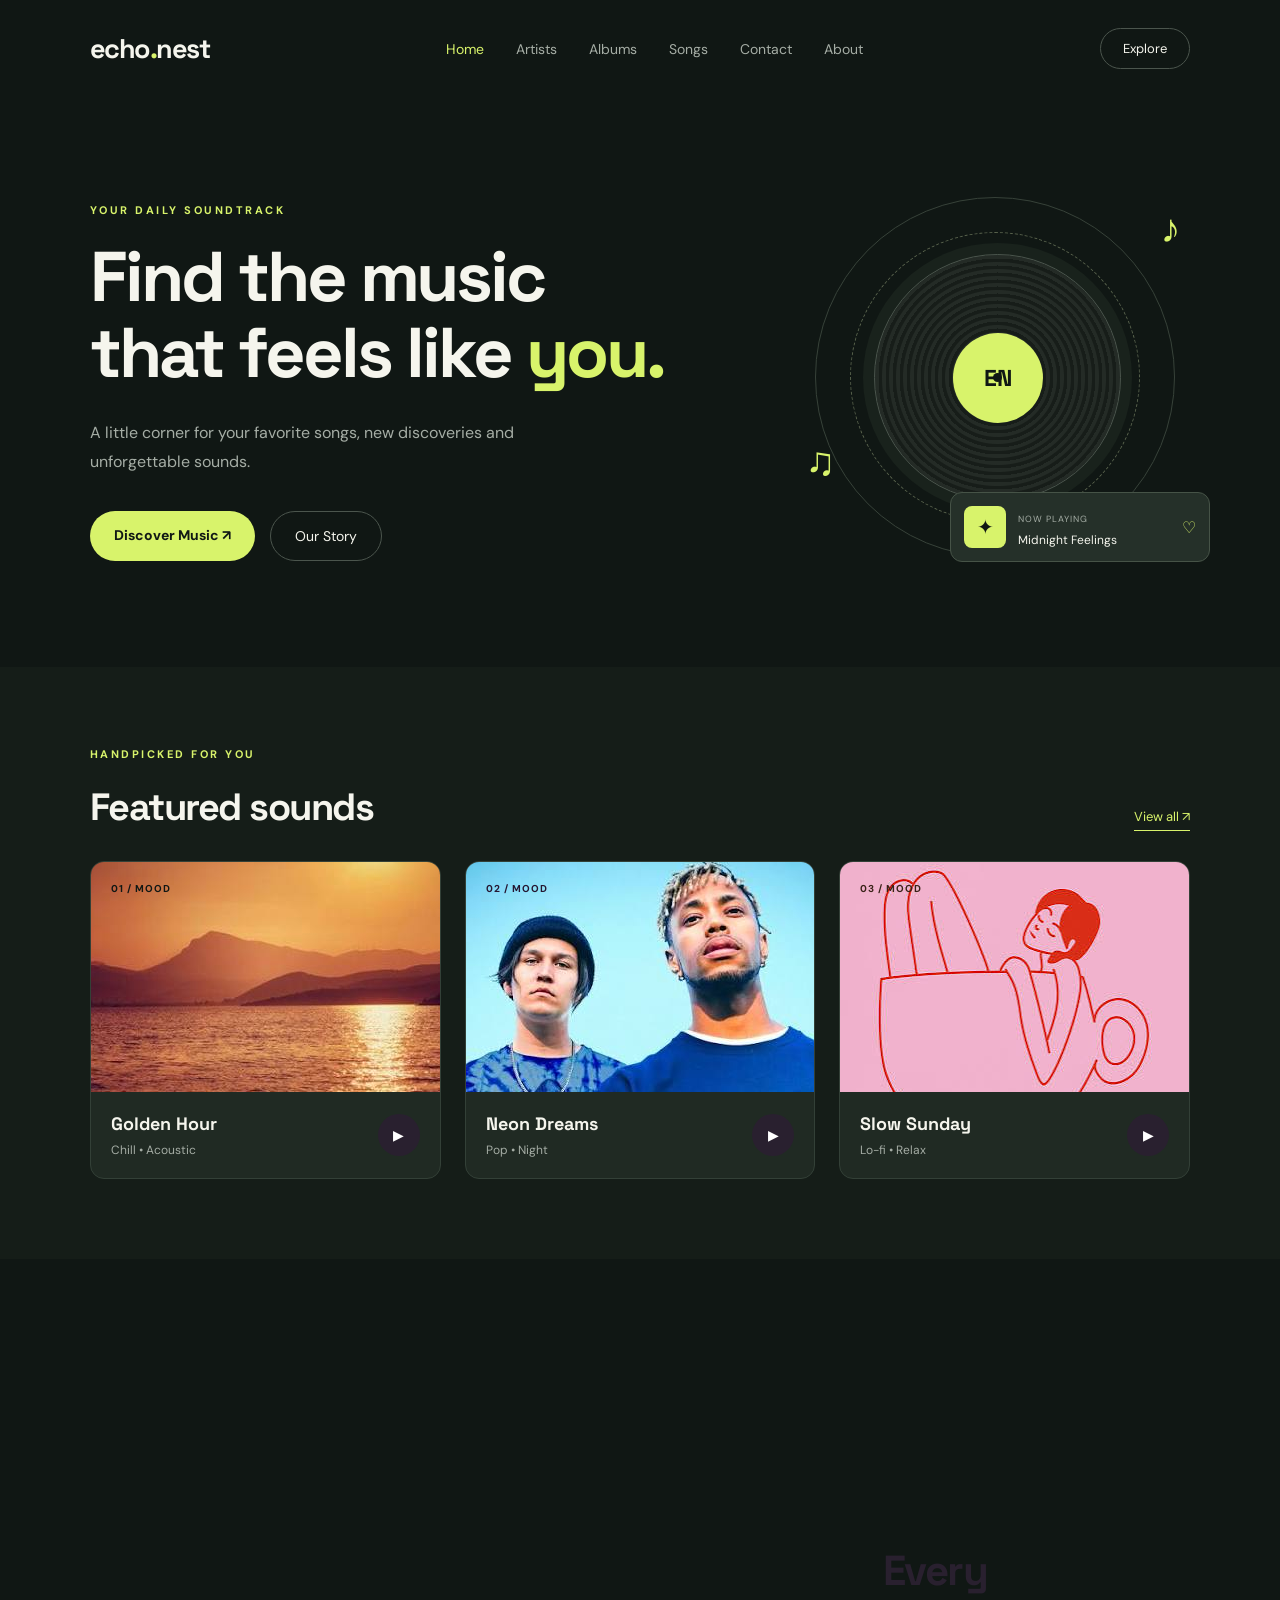
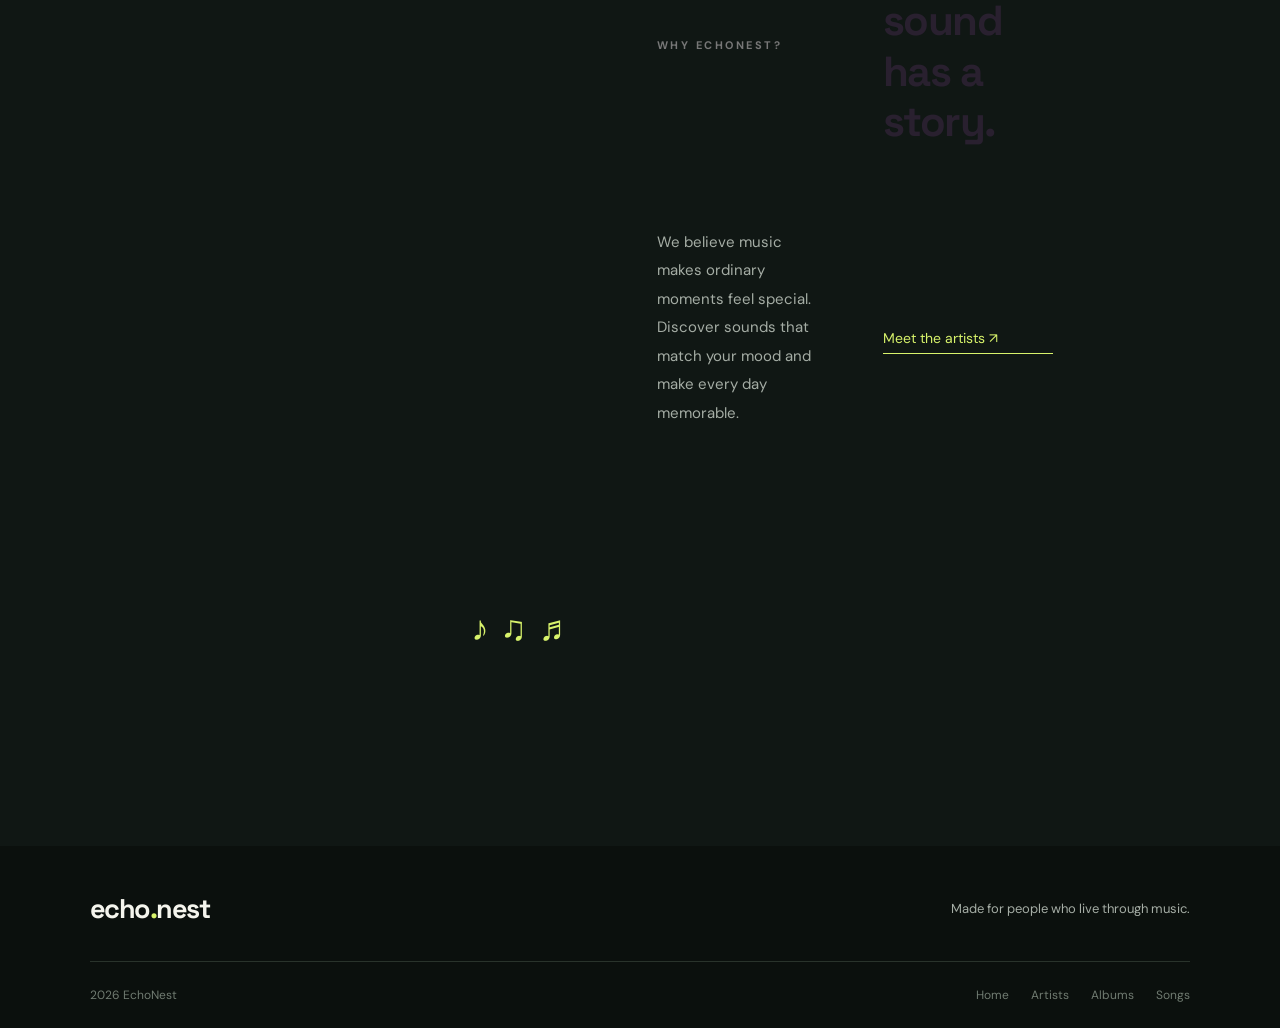
<file: M1html&css/index.html>
<!DOCTYPE html>
<html lang="en">
<head>
    <meta charset="UTF-8">
    <meta name="viewport" content="width=device-width, initial-scale=1.0">
    <title>EchoNest | Discover Your Sound</title>
    <link rel="stylesheet" href="style.css">
</head>
<body>
    <!-- Navigation -->
    <header class="navbar">
        <a href="index.html" class="logo">
            echo<span>.</span>nest
        </a>
        <nav class="nav-menu">
            <a href="index.html" class="active">Home</a>
            <a href="artists.html">Artists</a>
            <a href="albums.html">Albums</a>
            <a href="songs.html">Songs</a>
            <a href="contact.html">Contact</a>
            <a href="about.html">About</a>
        </nav>
        <a href="#featured" class="nav-button">
            Explore
        </a>
    </header>
    <!-- Hero Section -->
    <main>
        <section class="hero">
            <div class="hero-text">
                <p class="eyebrow">
                    YOUR DAILY SOUNDTRACK
                </p>
                <h1>
                    Find the music<br>
                    that feels like <span>you.</span>
                </h1>
                <p class="hero-description">
                    A little corner for your favorite songs,
                    new discoveries and unforgettable sounds.
                </p>
                <div class="hero-actions">
                    <a href="#featured" class="primary-button">
                        Discover Music ↗
                    </a>
                    <a href="#about" class="secondary-button">
                        Our Story
                    </a>
                </div>
            </div>
            <div class="hero-art">
                <div class="music-circle circle-one"></div>
                <div class="music-circle circle-two"></div>
                <div class="vinyl">
                    <div class="vinyl-label">
                        <span>EN</span>
                    </div>
                </div>
                <div class="floating-note note-one">♪</div>
                <div class="floating-note note-two">♫</div>
                <div class="now-playing">
                    <div class="mini-cover">✦</div>
                    <div>
                        <small>NOW PLAYING</small>
                        <p>Midnight Feelings</p>
                    </div>
                    <span>♡</span>
                </div>
            </div>
        </section>
        <!-- Featured Section -->
        <section class="featured" id="featured">
            <div class="section-heading">
                <div>
                    <p class="eyebrow">HANDPICKED FOR YOU</p>
                    <h2>Featured sounds</h2>
                </div>
                <a href="songs.html" class="view-all">
                    View all ↗
                </a>
            </div>
            <div class="music-grid">
                <article class="music-card">
                    <div class="cover cover-one">
                        <span class="cover-symbol"><img src="images-4.jpeg"></span>
                        <small>01 / MOOD</small>
                    </div>
                    <div class="card-info">
                        <div>
                            <h3>Golden Hour</h3>
                            <p>Chill • Acoustic</p>
                        </div>
                        <a href="https://www.youtube.com/results?search_query=golden+hour+music"
                           target="_blank"
                           class="play-button">
                            ▶
                        </a>
                    </div>
                </article>
                <article class="music-card">
                    <div class="cover cover-two">
                        <span class="cover-symbol"><img src="images-5.jpeg"></span>
                        <small>02 / MOOD</small>

                    </div>

                    <div class="card-info">

                        <div>

                            <h3>Neon Dreams</h3>

                            <p>Pop • Night</p>

                            </div>
                        <a href="https://www.youtube.com/results?search_query=neon+dreams+music"
                           target="_blank"
                           class="play-button">
                            ▶
                        </a>
                    </div>
                </article>
                <article class="music-card">
                    <div class="cover cover-three">
                        <span class="cover-symbol"><img src="images-6.jpeg"></span>
                        <small>03 / MOOD</small>
                    </div>
                    <div class="card-info">
                        <div>
                            <h3>Slow Sunday</h3>
                            <p>Lo-fi • Relax</p>
                        </div>
                        <a href="https://www.youtube.com/results?search_query=slow+sunday+lofi"
                           target="_blank"
                           class="play-button">
                            ▶
                        </a>
                    </div>
                </article>
            </div>
        </section>
        <!-- About Section -->
        <section class="about-section" id="about">
            <div class="about-number">
                
            </div>
            <div class="about-content">
                <p class="eyebrow">WHY ECHONEST?</p>
                <h2>
                  Every sound<br>
                    has a story.
                </h2>
                <p>
                    We believe music makes ordinary moments
                    feel special. Discover sounds that match
                    your mood and make every day memorable.
                </p>
                <a href="artists.html" class="text-link">
                    Meet the artists ↗
                </a>
            </div>
            <div class="about-decoration">
                <span>♪</span>
                <span>♫</span>
                <span>♬</span>
            </div>
        </section>
    </main>
    <!-- Footer -->
    <footer class="footer">
        <div class="footer-top">
            <a href="index.html" class="logo">
                echo<span>.</span>nest
            </a>
            <p>
                Made for people who live through music.
            </p>
        </div>
        <div class="footer-bottom">
            <p>2026 EchoNest</p>
            <div>
                <a href="index.html">Home</a>
                <a href="artists.html">Artists</a>
                <a href="albums.html">Albums</a>
                <a href="songs.html">Songs</a>
            </div>
        </div>
    </footer>
</body>
</html>
</file>
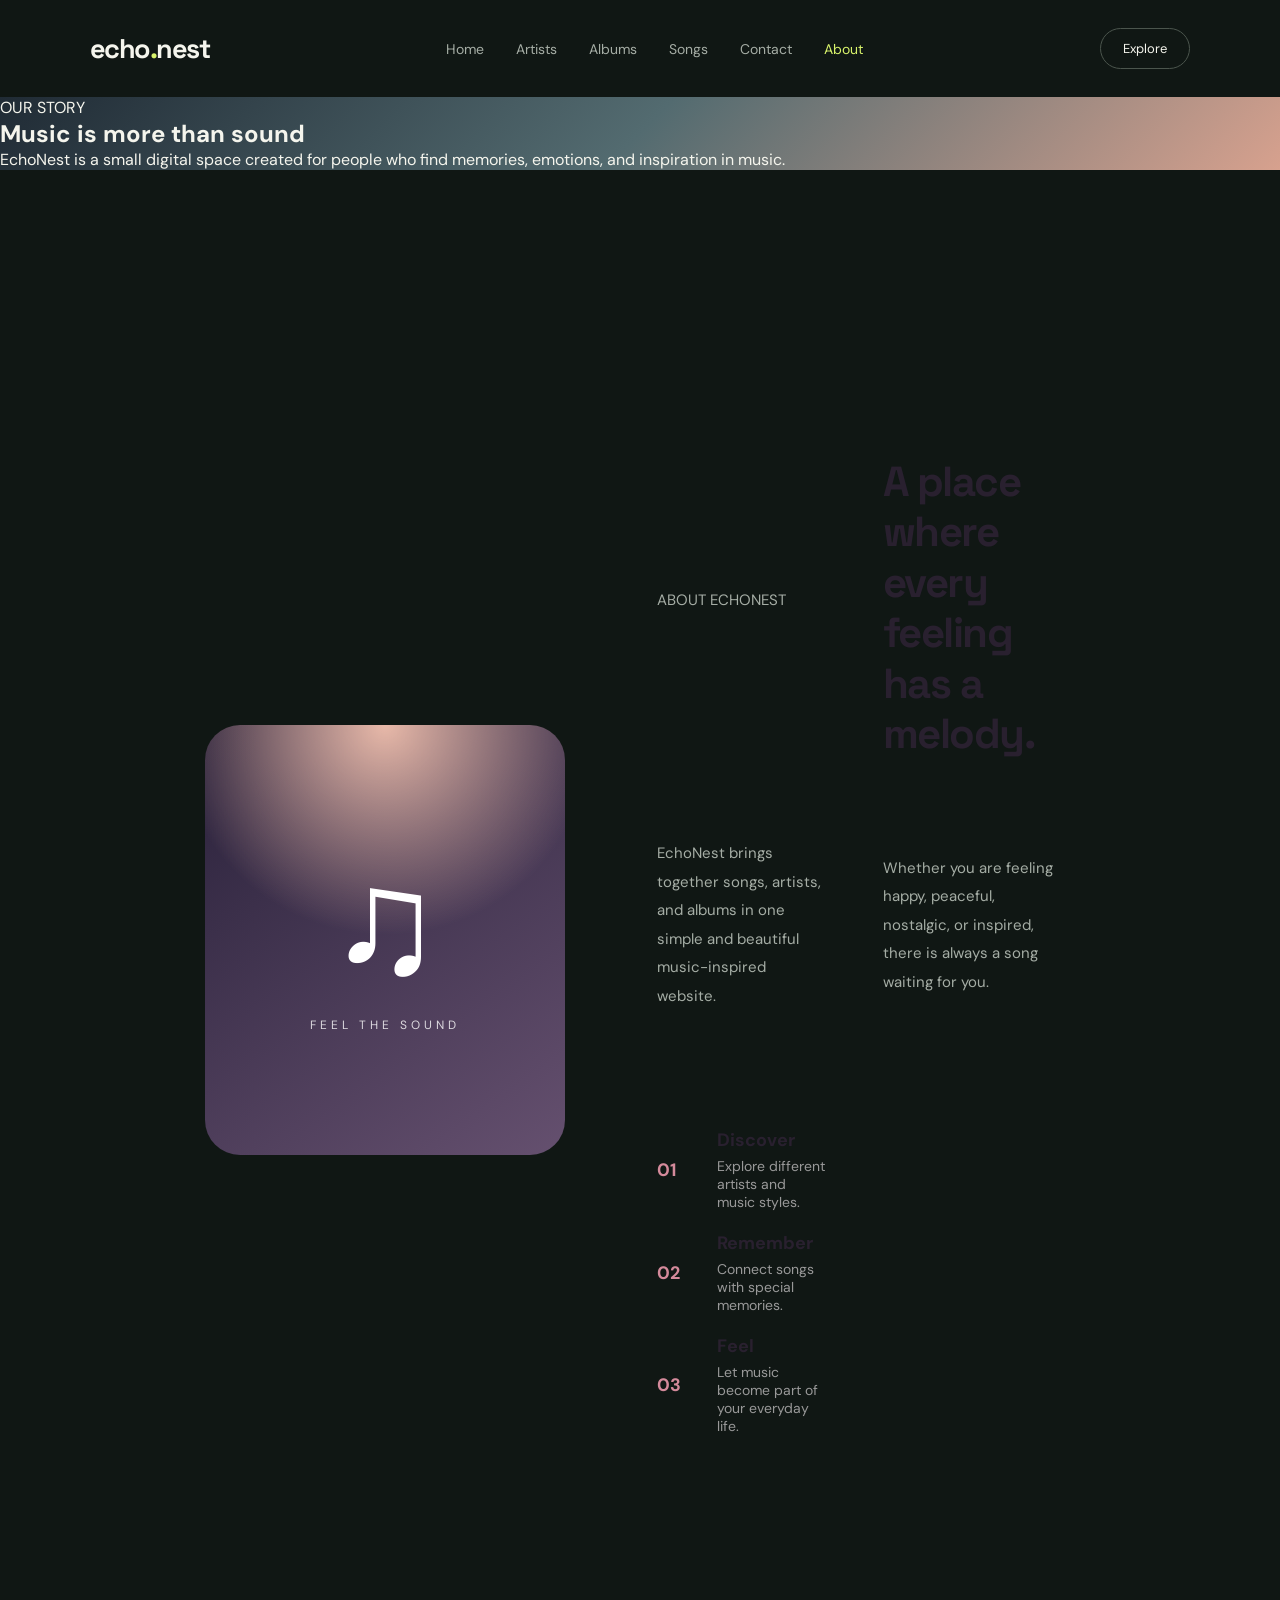
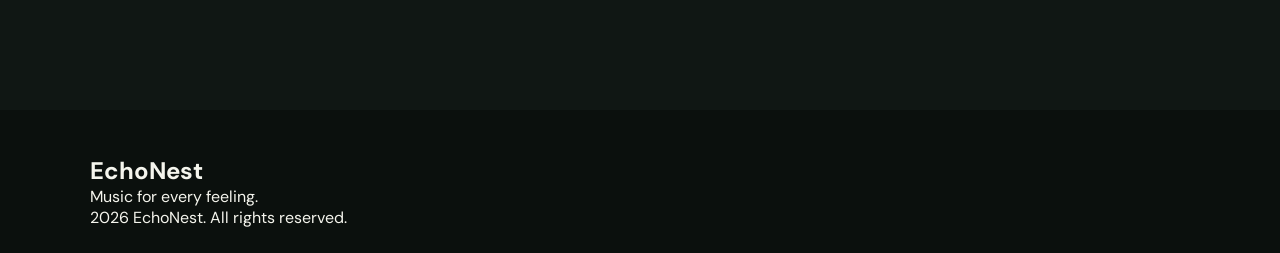
<file: M1html&css/about.html>
<!DOCTYPE html>

<html lang="en">

<head>

  <meta charset="UTF-8">

  <meta name="viewport" content="width=device-width, initial-scale=1.0">

  <title>EchoNest | About</title>

  <link rel="stylesheet" href="style.css">

</head>

<body>

   <header class="navbar">
        <a href="index.html" class="logo">
            echo<span>.</span>nest
        </a>
        <nav class="nav-menu">
            <a href="index.html">Home</a>
            <a href="artists.html">Artists</a>
            <a href="albums.html">Albums</a>
            <a href="songs.html">Songs</a>
            <a href="contact.html">Contact</a>
            <a href="about.html" class="active">About</a>
        </nav>
        <a href="#featured" class="nav-button">
            Explore
        </a>
    </header>
  <main>

    <section class="page-hero about-hero">

      <p class="small-title">OUR STORY</p>

      <h1>Music is more than sound</h1>

      <p>

        EchoNest is a small digital space created for people

        who find memories, emotions, and inspiration in music.

      </p>

    </section>

    <section class="about-section">

      <div class="about-image">

        <div class="music-symbol">♫</div>

        <p>Feel the sound</p>

      </div>

      <div class="about-content">

        <p class="small-title">ABOUT ECHONEST</p>

        <h2>A place where every feeling has a melody.</h2>

        <p>

          EchoNest brings together songs, artists, and albums

          in one simple and beautiful music-inspired website.

        </p>

        <p>

          Whether you are feeling happy, peaceful, nostalgic,

          or inspired, there is always a song waiting for you.

        </p>

        <div class="about-points">

          <div>

            <span>01</span>

            <h3>Discover</h3>

            <p>Explore different artists and music styles.</p>

          </div>

          <div>

            <span>02</span>

            <h3>Remember</h3>

            <p>Connect songs with special memories.</p>

          </div>

          <div>

            <span>03</span>

            <h3>Feel</h3>

            <p>Let music become part of your everyday life.</p>

          </div>

        </div>

      </div>

    </section>

  </main>

  <footer class="footer">

    <h2>EchoNest</h2>

    <p>Music for every feeling.</p>

    <p class="copyright">2026 EchoNest. All rights reserved.</p>

  </footer>

</body>

</html>
</file>
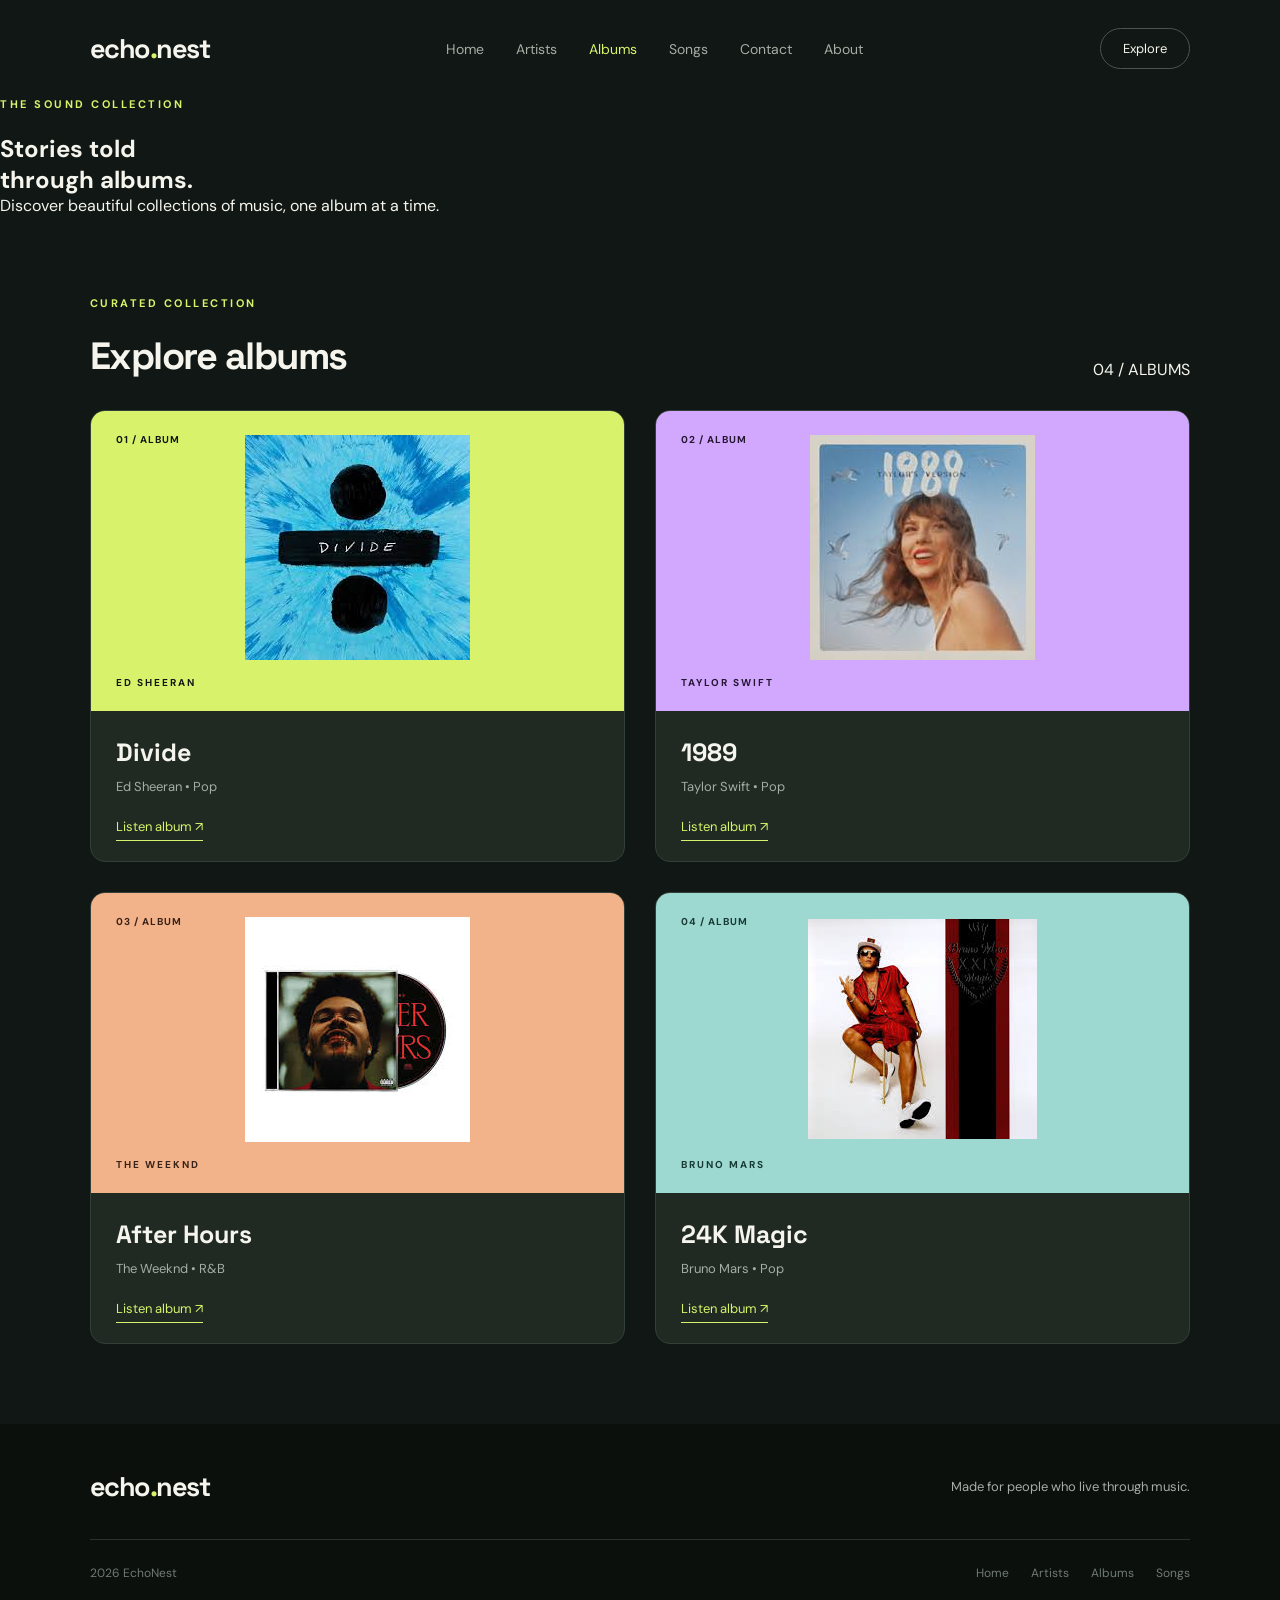
<file: M1html&css/albums.html>
<!DOCTYPE html>

<html lang="en">

<head>

    <meta charset="UTF-8">

    <meta name="viewport" content="width=device-width, initial-scale=1.0">

    <title>EchoNest | Albums</title>

    <link rel="stylesheet" href="style.css">

</head>

<body>

    <!-- Navigation -->

   <header class="navbar">
        <a href="index.html" class="logo">
            echo<span>.</span>nest
        </a>
        <nav class="nav-menu">
            <a href="index.html">Home</a>
            <a href="artists.html">Artists</a>
            <a href="albums.html" class="active">Albums</a>
            <a href="songs.html">Songs</a>
            <a href="contact.html">Contact</a>
            <a href="about.html">About</a>
        </nav>
        <a href="#featured" class="nav-button">
            Explore
        </a>
    </header>
    <!-- Albums Hero -->

    <section class="page-hero">

        <p class="eyebrow">THE SOUND COLLECTION</p>

        <h1>

            Stories told<br>

            through <span>albums.</span>

        </h1>

        <p>

            Discover beautiful collections of music,

            one album at a time.

        </p>

    </section>

    <!-- Albums -->

    <main class="albums-page">

        <div class="section-heading">

            <div>

                <p class="eyebrow">CURATED COLLECTION</p>

                <h2>Explore albums</h2>

            </div>

            <p class="artist-count">04 / ALBUMS</p>

        </div>

        <div class="album-grid">

            <article class="album-card">

                <div class="album-cover album-cover-one">

                    <small>01 / ALBUM</small>

                    <span><img src="Unknown.jpeg"></span>

                    <strong>÷</strong>

                    <p>ED SHEERAN</p>

                </div>

                <div class="album-info">

                    <h3>Divide</h3>

                    <p>Ed Sheeran • Pop</p>

                    <a href="https://www.youtube.com/results?search_query=Ed+Sheeran+Divide+album"

                       target="_blank">

                        Listen album ↗

                    </a>

                </div>

            </article>

            <article class="album-card">

                <div class="album-cover album-cover-two">

                    <small>02 / ALBUM</small>

                    <span><img src="Unknown-1.jpeg"></span>

                    <p>TAYLOR SWIFT</p>

                </div>

                <div class="album-info">

                    <h3>1989</h3>

                    <p>Taylor Swift • Pop</p>

                    <a href="https://www.youtube.com/results?search_query=Taylor+Swift+1989+album"

                       target="_blank">

                        Listen album ↗

                    </a>

                </div>

            </article>

            <article class="album-card">

                <div class="album-cover album-cover-three">

                    <small>03 / ALBUM</small>

                    <span><img src="Unknown-2.jpeg"></span>

                    <p>THE WEEKND</p>

                </div>

                <div class="album-info">

                    <h3>After Hours</h3>

                    <p>The Weeknd • R&B</p>

                    <a href="https://www.youtube.com/results?search_query=The+Weeknd+After+Hours+album"

                       target="_blank">

                        Listen album ↗

                    </a>

                </div>

            </article>

            <article class="album-card">

                <div class="album-cover album-cover-four">

                    <small>04 / ALBUM</small>

                    <span><img src="Unknown-3.jpeg"></span>

                    <p>BRUNO MARS</p>

                </div>

                <div class="album-info">

                    <h3>24K Magic</h3>

                    <p>Bruno Mars • Pop</p>

                    <a href="https://www.youtube.com/results?search_query=Bruno+Mars+24K+Magic+album"

                       target="_blank">

                        Listen album ↗

                    </a>

                </div>

            </article>

        </div>

    </main>

    <!-- Footer -->

    <footer class="footer">

        <div class="footer-top">

            <a href="index.html" class="logo">

                echo<span>.</span>nest

            </a>

            <p>

                Made for people who live through music.

            </p>

        </div>

        <div class="footer-bottom">

            <p>2026 EchoNest</p>

            <div>

                <a href="index.html">Home</a>

                <a href="artists.html">Artists</a>

                <a href="albums.html">Albums</a>

                <a href="songs.html">Songs</a>

            </div>

        </div>

    </footer>

</body>

</html>
</file>
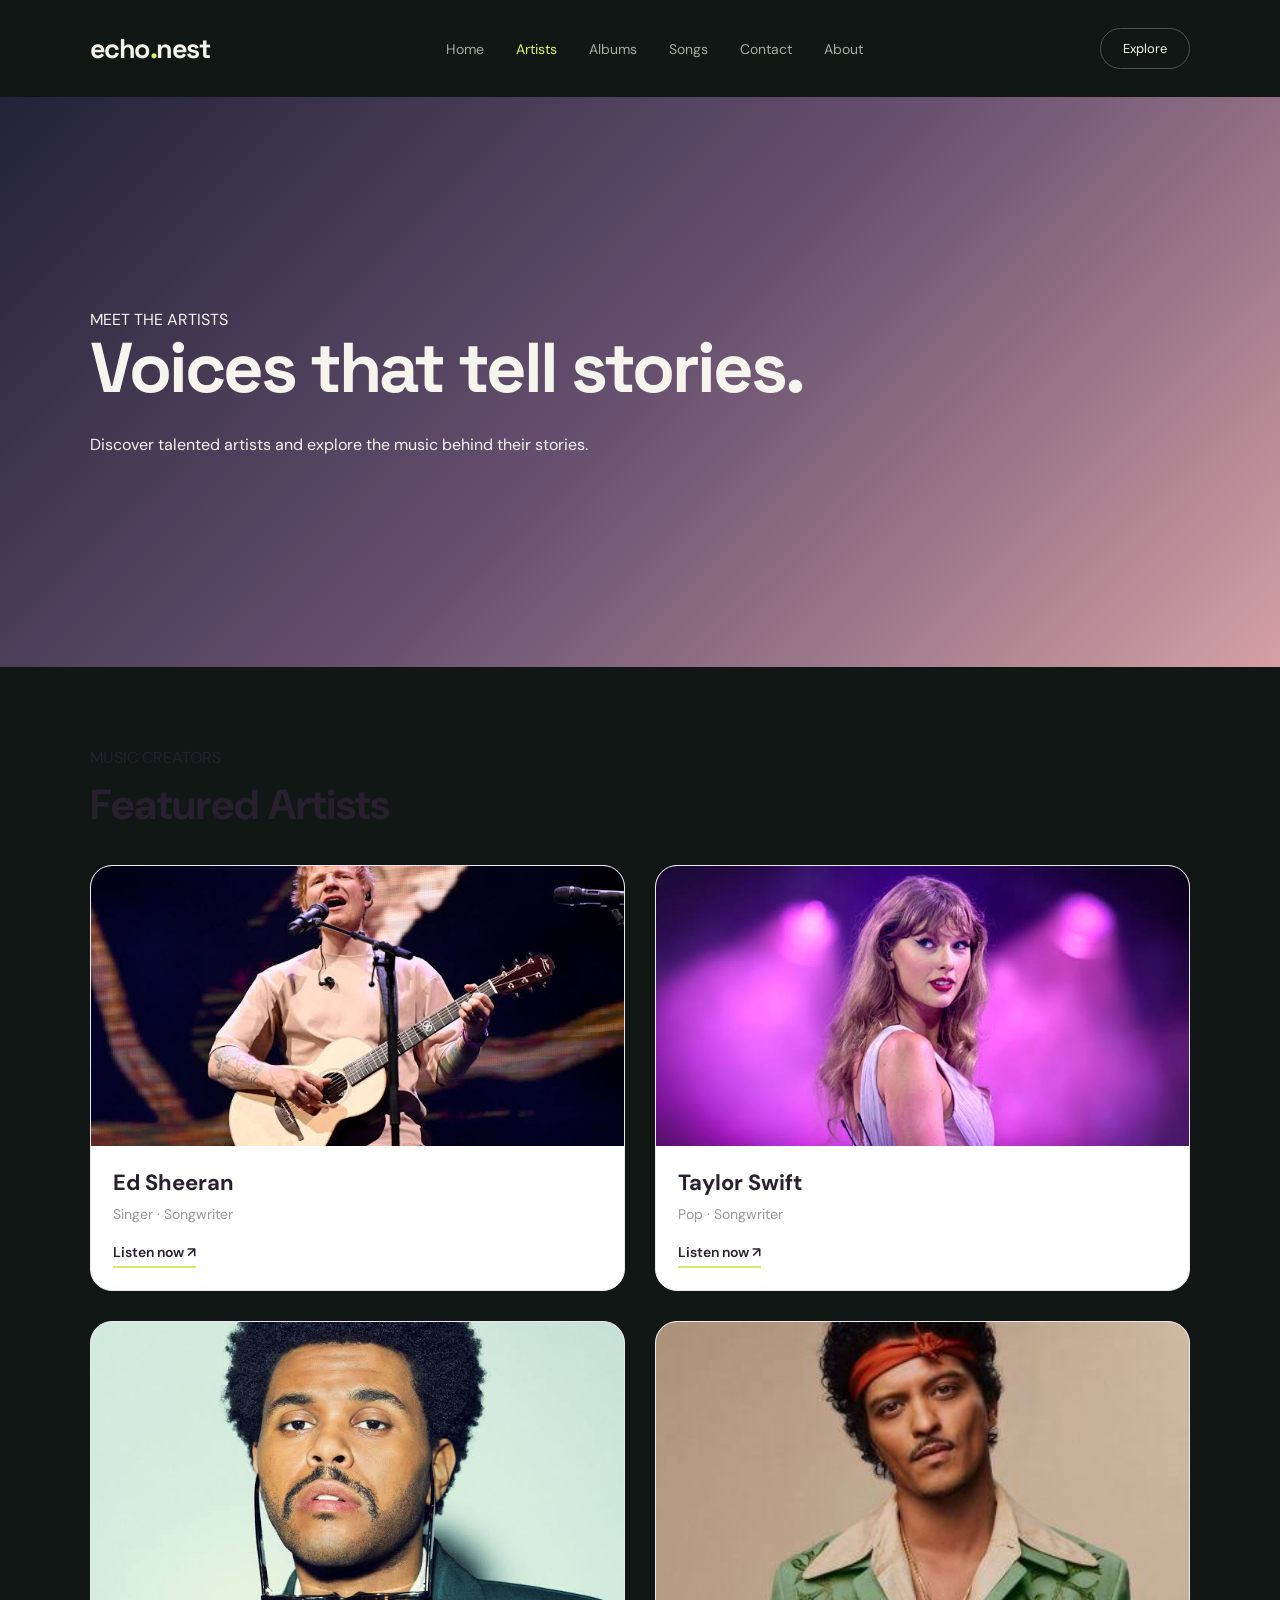
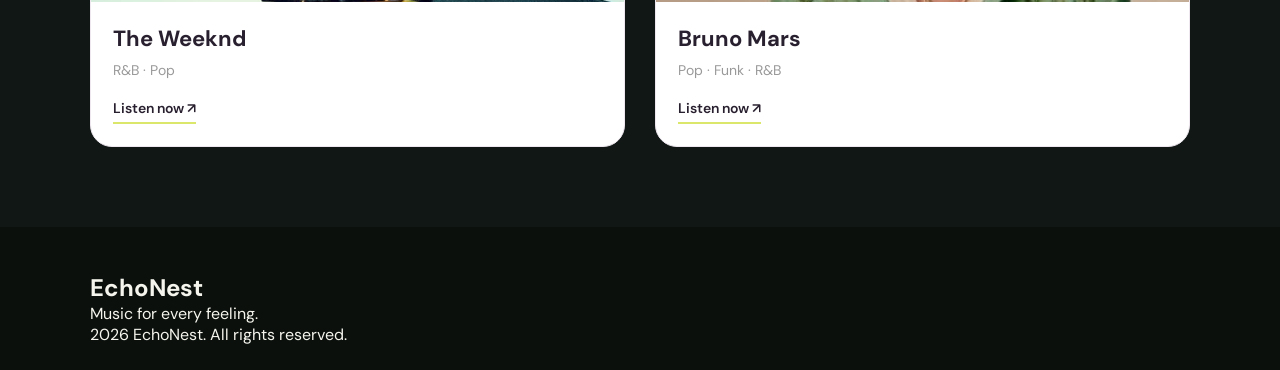
<file: M1html&css/artists.html>
<!DOCTYPE html>

<html lang="en">

<head>

  <meta charset="UTF-8">

  <meta name="viewport" content="width=device-width, initial-scale=1.0">

  <title>EchoNest | Artists</title>

  <link rel="stylesheet" href="style.css">

</head>

<body>

 <header class="navbar">
        <a href="index.html" class="logo">
            echo<span>.</span>nest
        </a>
        <nav class="nav-menu">
            <a href="index.html">Home</a>
            <a href="artists.html" class="active">Artists</a>
            <a href="albums.html">Albums</a>
            <a href="songs.html">Songs</a>
            <a href="contact.html">Contact</a>
            <a href="about.html">About</a>
        </nav>
        <a href="#featured" class="nav-button">
            Explore
        </a>
    </header>
  <section class="hero artists-hero">

    <div class="hero-content">

      <p class="small-title">MEET THE ARTISTS</p>

      <h1>Voices that tell stories.</h1>

      <p>

        Discover talented artists and explore

        the music behind their stories.

      </p>

    </div>

  </section>

  <section class="artists-section">

    <div class="artists-heading">

      <p class="small-title">MUSIC CREATORS</p>

      <h2>Featured Artists</h2>

    </div>

    <div class="artists-grid">

      <article class="artist-card">

        <div class="artist-image">

          <img

            src="images.jpeg"

            alt="Ed Sheeran"

          >

        </div>

        <div class="artist-info">

          <h3>Ed Sheeran</h3>

          <p>Singer · Songwriter</p>

          <a

            href="https://www.youtube.com/results?search_query=Ed+Sheeran"

            target="_blank"

            class="artist-link"

          >

            Listen now ↗

          </a>

        </div>

      </article>

      <article class="artist-card">

        <div class="artist-image">

          <img

            src="images-1.jpeg"

            alt="Taylor Swift"

          >

        </div>

        <div class="artist-info">

          <h3>Taylor Swift</h3>

          <p>Pop · Songwriter</p>

          <a

            href="https://www.youtube.com/results?search_query=Taylor+Swift"

            target="_blank"

            class="artist-link"

          >

            Listen now ↗

          </a>

        </div>

      </article>

      <article class="artist-card">

        <div class="artist-image">

          <img

            src="images-2.jpeg"

            alt="The Weeknd"

          >

        </div>

        <div class="artist-info">

          <h3>The Weeknd</h3>

          <p>R&B · Pop</p>

          <a

            href="https://www.youtube.com/results?search_query=The+Weeknd"

            target="_blank"

            class="artist-link"

          >

            Listen now ↗

          </a>

        </div>

      </article>

      <article class="artist-card">

        <div class="artist-image">

          <img

            src="images-3.jpeg"

            alt="Bruno Mars"

          >

        </div>

        <div class="artist-info">

          <h3>Bruno Mars</h3>

          <p>Pop · Funk · R&B</p>

          <a

            href="https://www.youtube.com/results?search_query=Bruno+Mars"

            target="_blank"

            class="artist-link"

          >

            Listen now ↗

          </a>

        </div>

      </article>

    </div>

  </section>

  <footer class="footer">

    <h2>EchoNest</h2>

    <p>Music for every feeling.</p>

    <p class="copyright">2026 EchoNest. All rights reserved.</p>

  </footer>

</body>

</html>
</file>
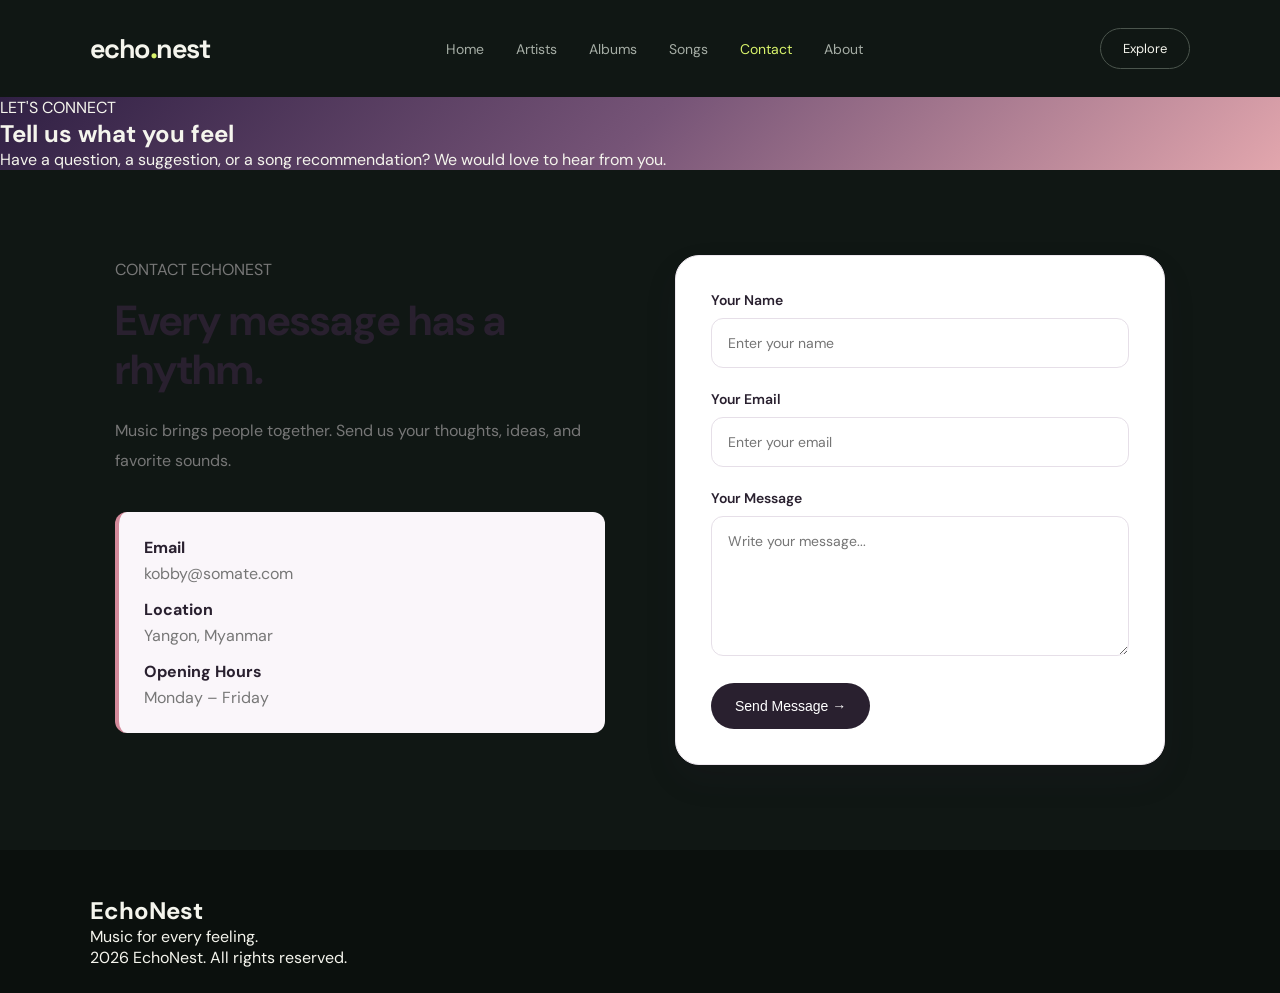
<file: M1html&css/contact.html>
<!DOCTYPE html>

<html lang="en">

<head>

  <meta charset="UTF-8">

  <meta name="viewport" content="width=device-width, initial-scale=1.0">

  <title>EchoNest | Contact</title>

  <link rel="stylesheet" href="style.css">

</head>

<body>

 <header class="navbar">
        <a href="index.html" class="logo">
            echo<span>.</span>nest
        </a>
        <nav class="nav-menu">
            <a href="index.html">Home</a>
            <a href="artists.html">Artists</a>
            <a href="albums.html">Albums</a>
            <a href="songs.html">Songs</a>
            <a href="contact.html" class="active">Contact</a>
            <a href="about.html">About</a>
        </nav>
        <a href="#featured" class="nav-button">
            Explore
        </a>
    </header>
  <main>

    <section class="page-hero contact-hero">

      <p class="small-title">LET'S CONNECT</p>

      <h1>Tell us what you feel</h1>

      <p>

        Have a question, a suggestion, or a song recommendation?

        We would love to hear from you.

      </p>

    </section>

    <section class="contact-section">

      <div class="contact-text">

        <p class="small-title">CONTACT ECHONEST</p>

        <h2>Every message has a rhythm.</h2>

        <p>

          Music brings people together. Send us your thoughts,

          ideas, and favorite sounds.

        </p>

        <div class="contact-details">

          <p><strong>Email</strong> kobby@somate.com</p>

          <p><strong>Location</strong> Yangon, Myanmar</p>

          <p><strong>Opening Hours</strong> Monday – Friday</p>

        </div>

      </div>

      <form class="contact-form">

        <label for="name">Your Name</label>

        <input

          type="text"

          id="name"

          placeholder="Enter your name"

          required

        >

        <label for="email">Your Email</label>

        <input

          type="email"

          id="email"

          placeholder="Enter your email"

          required

        >

        <label for="message">Your Message</label>

        <textarea

          id="message"

          rows="6"

          placeholder="Write your message..."

          required

        ></textarea>

        <button type="submit">Send Message →</button>

      </form>

    </section>

  </main>

  <footer class="footer">

    <h2>EchoNest</h2>

    <p>Music for every feeling.</p>

    <p class="copyright">2026 EchoNest. All rights reserved.</p>

  </footer>

</body>

</html>
</file>
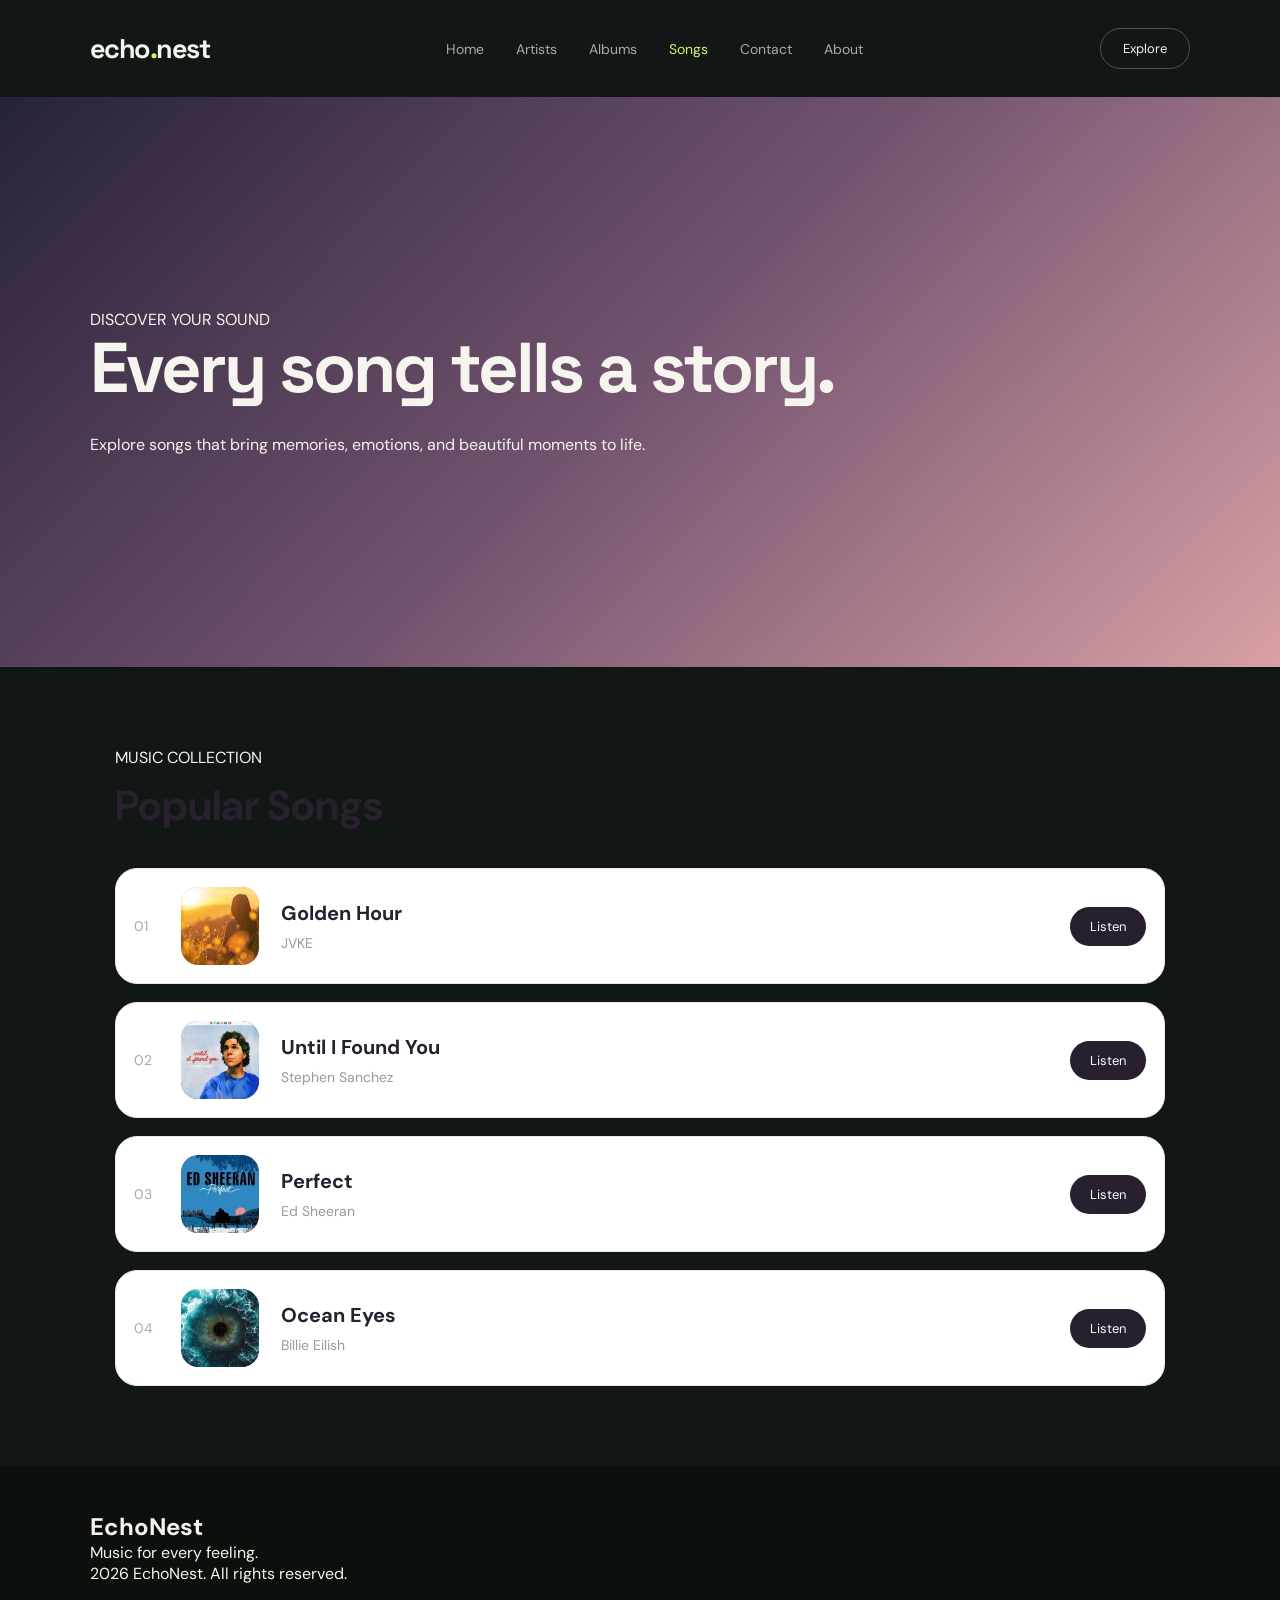
<file: M1html&css/songs.html>
<!DOCTYPE html>

<html lang="en">

<head>

  <meta charset="UTF-8">

  <meta name="viewport" content="width=device-width, initial-scale=1.0">

  <title>EchoNest | Songs</title>

  <link rel="stylesheet" href="style.css">

</head>

<body>

  <header class="navbar">
        <a href="index.html" class="logo">
            echo<span>.</span>nest
        </a>
        <nav class="nav-menu">
            <a href="index.html">Home</a>
            <a href="artists.html">Artists</a>
            <a href="albums.html">Albums</a>
            <a href="songs.html" class="active">Songs</a>
            <a href="contact.html">Contact</a>
            <a href="about.html">About</a>
        </nav>
        <a href="#featured" class="nav-button">
            Explore
        </a>
    </header>

  <section class="hero songs-hero">

    <div class="hero-content">

      <p class="small-title">DISCOVER YOUR SOUND</p>

      <h1>Every song tells a story.</h1>

      <p>

        Explore songs that bring memories,

        emotions, and beautiful moments to life.

      </p>

    </div>

  </section>

  <section class="songs-section">

    <div class="section-title">

      <p class="small-title">MUSIC COLLECTION</p>

      <h2>Popular Songs</h2>

    </div>

    <div class="songs-container">

      <div class="song-item">

        <div class="song-number">01</div>

        <div class="song-image song-one">

          <span><img src="1.jpeg" alt="Song Image"></span>

        </div>

        <div class="song-details">

          <h3>Golden Hour</h3>

          <p>JVKE</p>

        </div>

        <a

          href="https://www.youtube.com/results?search_query=JVKE+Golden+Hour"

          target="_blank"

          class="song-button"

        >

          Listen

        </a>

      </div>

      <div class="song-item">

        <div class="song-number">02</div>

        <div class="song-image song-two">

          <span><img src="2.jpeg" alt="Song Image"></span>

        </div>

        <div class="song-details">

          <h3>Until I Found You</h3>

          <p>Stephen Sanchez</p>

        </div>

        <a

          href="https://www.youtube.com/results?search_query=Stephen+Sanchez+Until+I+Found+You"

          target="_blank"

          class="song-button"

        >

          Listen

        </a>

      </div>

      <div class="song-item">

        <div class="song-number">03</div>

        <div class="song-image song-three">

          <span><img src="3.jpeg" alt="Song Image"></span>

        </div>

        <div class="song-details">

          <h3>Perfect</h3>

          <p>Ed Sheeran</p>

        </div>

        <a

          href="https://www.youtube.com/results?search_query=Ed+Sheeran+Perfect"

          target="_blank"

          class="song-button"

        >

          Listen

        </a>

      </div>

      <div class="song-item">

        <div class="song-number">04</div>

        <div class="song-image song-four">

          <span><img src="4.jpeg" alt="Song Image"></span>

        </div>

        <div class="song-details">

          <h3>Ocean Eyes</h3>

          <p>Billie Eilish</p>

        </div>

        <a

          href="https://www.youtube.com/results?search_query=Billie+Eilish+Ocean+Eyes"

          target="_blank"

          class="song-button"

        >

          Listen

        </a>

      </div>

    </div>

  </section>

  <footer class="footer">

    <h2>EchoNest</h2>

    <p>Music for every feeling.</p>

    <p class="copyright">2026 EchoNest. All rights reserved.</p>

  </footer>

</body>

</html>
</file>
<file: M1html&css/style.css>
@import url('https://fonts.googleapis.com/css2?family=DM+Sans:wght@400;500;600;700&family=Space+Grotesk:wght@400;500;600;700&display=swap');
/* RESET */
* {
    margin: 0;
    padding: 0;
    box-sizing: border-box;
}
html {
    scroll-behavior: smooth;
}
body {
    font-family: 'DM Sans', sans-serif;
    background-color: #101714;
    color: #f5f5ed;
}
a {
    text-decoration: none;
    color: inherit;
}
/* NAVIGATION */
.navbar {
    width: 100%;
    padding: 28px 7%;
    display: flex;
    align-items: center;
    justify-content: space-between;
    gap: 30px;
    background-color: #101714;
}
.logo {
    font-family: 'Space Grotesk', sans-serif;
    font-size: 27px;
    font-weight: 700;
    letter-spacing: -1.5px;
}
.logo span {
    color: #d8f36b;
}
.nav-menu {
    display: flex;
    gap: 32px;
}
.nav-menu a {
    color: #a5ada5;
    font-size: 14px;
    transition: 0.3s;
}
.nav-menu a:hover,
.nav-menu a.active {
    color: #d8f36b;
}
.nav-button {
    border: 1px solid #4b554d;
    padding: 11px 22px;
    border-radius: 30px;
    font-size: 13px;
    transition: 0.3s;
}
.nav-button:hover {
    background-color: #d8f36b;
    color: #101714;
}
/* HERO */
.hero {
    min-height: 570px;
    padding: 70px 7%;
    display: flex;
    align-items: center;
    justify-content: space-between;
    gap: 60px;
    overflow: hidden;
}
.hero-text {
    max-width: 600px;
}
.eyebrow {
    color: #d8f36b;
    font-size: 11px;
    font-weight: 700;
    letter-spacing: 2.5px;
    margin-bottom: 22px;
}
.hero h1 {
    font-family: 'Space Grotesk', sans-serif;
    font-size: clamp(42px, 5.5vw, 76px);
    line-height: 1.08;
    letter-spacing: -3px;
    margin-bottom: 28px;
}
.hero h1 span {
    color: #d8f36b;
}
.hero-description {
    color: #a5ada5;
    font-size: 16px;
    line-height: 1.8;
    max-width: 430px;
}
.hero-actions {
    display: flex;
    gap: 15px;

    margin-top: 35px;

    flex-wrap: wrap;

}

.primary-button {

    background-color: #d8f36b;

    color: #101714;

    padding: 15px 24px;

    border-radius: 30px;

    font-size: 14px;

    font-weight: 700;

    transition: 0.3s;

}

.primary-button:hover {

    background-color: #ffffff;

}

.secondary-button {

    border: 1px solid #4b554d;

    padding: 15px 24px;

    border-radius: 30px;

    font-size: 14px;

    transition: 0.3s;

}

.secondary-button:hover {

    border-color: #d8f36b;

    color: #d8f36b;

}

/* HERO ART */

.hero-art {

    width: 390px;

    height: 390px;

    position: relative;

    flex-shrink: 0;

}

.music-circle {

    position: absolute;

    border-radius: 50%;

}

.circle-one {

    width: 360px;

    height: 360px;

    top: 10px;

    left: 15px;

    border: 1px solid #374239;

}

.circle-two {

    width: 290px;

    height: 290px;

    top: 45px;

    left: 50px;

    border: 1px dashed #59634d;

}

.vinyl {

    width: 245px;

    height: 245px;

    position: absolute;

    top: 68px;

    left: 75px;

    border-radius: 50%;

    background: repeating-radial-gradient(

        circle,

        #242b26 0px,

        #242b26 3px,

        #171d19 4px,

        #171d19 7px

    );

    box-shadow: 0 0 0 12px #19221c;

    display: flex;

    justify-content: center;

    align-items: center;

}

.vinyl::before {

    content: "";

    position: absolute;

    width: 100%;

    height: 100%;

    border-radius: 50%;

    border: 1px solid #4b554d;

}

.vinyl-label {

    width: 90px;

    height: 90px;

    border-radius: 50%;

    background-color: #d8f36b;

    color: #101714;

    display: flex;

    justify-content: center;

    align-items: center;

    font-family: 'Space Grotesk', sans-serif;

    font-weight: 700;

    font-size: 23px;

}

.vinyl-label::after {

    content: "";

    position: absolute;

    width: 9px;

    height: 9px;

    background-color: #101714;

    border-radius: 50%;

}

.floating-note {

    position: absolute;

    color: #d8f36b;

    font-size: 40px;

}

.note-one {

    top: 15px;

    right:10px;}

.note-two {
    bottom: 90px;
    left: 5px;
}
.now-playing {
    position: absolute;
    bottom: 15px;
    right: -20px;
    width: 260px;
    padding: 13px;
    background-color: #253029;
    border: 1px solid #465347;
    border-radius: 12px;
    display: flex;
    align-items: center;
    gap: 12px;
}
.mini-cover {
    width: 42px;
    height: 42px;
    background-color: #d8f36b;
    color: #101714;
    border-radius: 8px;
    display: flex;
    align-items: center;
    justify-content: center;
    font-size: 20px;
}
.now-playing small {
    font-size: 9px;
    color: #a5ada5;
    letter-spacing: 1px;
}
.now-playing p {
    font-size: 12px;
    margin-top: 5px;
}
.now-playing > span {
    margin-left: auto;
    color: #d8f36b;
}
/* FEATURED */
.featured {
    padding: 80px 7%;
    background-color: #151d18;
}
.section-heading {
    display: flex;
    justify-content: space-between;
    align-items: end;
    gap: 20px;
    margin-bottom: 35px;
}
.section-heading h2,
.about-content h2 {
    font-family: 'Space Grotesk', sans-serif;
    font-size: clamp(30px, 4vw, 46px);
    letter-spacing: -1.5px;
}
.view-all {
    color: #d8f36b;
    font-size: 13px;
    border-bottom: 1px solid #d8f36b;
    padding-bottom: 5px;
}
/* MUSIC CARDS */
.music-grid {
    display: grid;
    grid-template-columns: repeat(3, 1fr);
    gap: 24px;
}
.music-card {
    background-color: #202a23;
    border: 1px solid #334037;
    border-radius: 14px;
    overflow: hidden;
    transition: 0.3s;
}
.music-card:hover {
    transform: translateY(-6px);
    border-color: #d8f36b;
}
.cover {
    height: 230px;
    padding: 20px;
    position: relative;
    display: flex;
    align-items: center;
    justify-content: center;
    overflow: hidden;
}
.cover-one {
    background: #d8f36b;
    color: #101714;
}
.cover-two {
    background: #d2a8ff;
    color: #251631;
}

.cover-three {

    background: #f2b38a;

    color: #392218;

}

.cover-symbol {

    font-size: 100px;

    font-family: Georgia, serif;

}

.cover small {

    position: absolute;

    top: 20px;

    left: 20px;

    font-size: 10px;

    font-weight: 700;

    letter-spacing: 1px;

}

.card-info {

    padding: 20px;

    display: flex;

    justify-content: space-between;

    align-items: center;

    gap: 15px;

}

.card-info h3 {

    font-family: 'Space Grotesk', sans-serif;

    font-size: 18px;

    margin-bottom: 7px;

}

.card-info p {

    font-size: 12px;

    color: #a5ada5;

}

.play-button {

    width: 40px;

    height: 40px;

    flex-shrink: 0;

    display: flex;

    align-items: center;

    justify-content: center;

    border-radius: 50%;

    background-color: #d8f36b;

    color: #101714;

    font-size: 13px;

}

/* ABOUT */

.about-section {

    padding: 110px 7%;

    display: grid;

    grid-template-columns: 1fr 2fr 1fr;

    align-items: start;

    gap: 40px;

}

.about-number {

    font-size: 14px;

    color: #d8f36b;

}

.about-content {

    max-width: 500px;

}

.about-content h2 {

    margin-bottom: 25px;

}

.about-content > p:not(.eyebrow) {

    color: #a5ada5;

    line-height: 1.9;

    font-size: 15px;

    margin-bottom: 28px;

}

.text-link {

    color: #d8f36b;

    font-size: 14px;

    border-bottom: 1px solid #d8f36b;

    padding-bottom: 6px;

}

.about-decoration {

    display: flex;

    gap: 12px;

    justify-content: end;

    font-size: 35px;

    color: #d8f36b;

}

/* FOOTER */

.footer {

    background-color: #0b100d;

    padding: 45px 7% 25px;

}

.footer-top {

    display: flex;

    justify-content: space-between;

    align-items: center;

    gap: 20px;

    padding-bottom: 35px;

    border-bottom: 1px solid #29332b;

}

.footer-top p {

    font-size: 13px;

    color: #a5ada5;

}

.footer-bottom {

    display: flex;

    justify-content: space-between;

    align-items: center;

    gap: 20px;

    padding-top: 25px;

    color: #707b71;

    font-size: 12px;

}

.footer-bottom div {display: flex;
    gap: 22px;
}
.footer-bottom a:hover {
    color: #d8f36b;
}
/* RESPONSIVE */
@media (max-width: 900px) {
    .hero {
        flex-direction: column;
        text-align: center;
        padding-top: 50px;
    }
    .hero-description {
        margin: auto;
    }
    .hero-actions {
        justify-content: center;
    }
    .hero-art {
        margin-top: 20px;
    }
    .music-grid {
        grid-template-columns: repeat(2, 1fr);
    }
    .about-section {
        grid-template-columns: 1fr 3fr;
    }
    .about-decoration {
        display: none;
    }
}
@media (max-width: 600px) {
    .navbar {
        flex-wrap: wrap;
        padding: 22px 5%;
        gap: 18px;
    }
    .logo {
        font-size: 24px;
    }
    .nav-menu {
        order: 3;
        width: 100%;
        justify-content: center;
        gap: 20px;
    }
    .nav-button {
        padding: 9px 17px;
    }
    .hero {
        padding: 45px 5%;
        min-height: auto;
        gap: 30px;
    }
    .hero h1 {
        font-size: 43px;
        letter-spacing: -1.8px;
    }
    .hero-art {
        width: 300px;
        height: 320px;
        transform: scale(0.85);
        margin: -20px auto;
    }
    .now-playing {
        right: -5px;
    }
    .featured {
        padding: 60px 5%;
    }
    .section-heading {
        align-items: start;
        flex-direction: column;
    }
    .music-grid {
        grid-template-columns: 1fr;
    }
    .cover {
        height: 250px;
    }
    .about-section {
        padding: 70px 5%;
        display: block;
    }
    .about-number {
        margin-bottom: 30px;
    }
    .footer {
        padding: 40px 5% 25px;
    }
    .footer-top,
    .footer-bottom {
        flex-direction: column;
        align-items: start;
    }
    .footer-bottom div {
        flex-wrap: wrap;
    }
}


/* =========================

   ARTISTS PAGE

========================= */

.artists-hero {

  background:

    linear-gradient(

      135deg,

      #222238,

      #66506f,

      #d5a0a5

    );

}

.artists-section {

  width: 90%;

  max-width: 1100px;

  margin: 80px auto;

}

.artists-heading {

  margin-bottom: 35px;

}

.artists-heading .small-title {

  color: #29202f;

}

.artists-heading h2 {

  margin-top: 12px;

  color: #29202f;

  font-size: 42px;

  line-height: 1.2;

}

/* Artist Cards */

.artists-grid {

  display: grid;

  grid-template-columns: repeat(2, 1fr);

  gap: 30px;

}

.artist-card {

  overflow: hidden;

  background: #ffffff;

  border: 1px solid #eee7ef;

  border-radius: 24px;

  transition: 0.3s ease;

}

.artist-card:hover {

  transform: translateY(-7px);

  box-shadow: 0 15px 30px rgba(55, 38, 65, 0.12);

}

/* Artist Image */

.artist-image {

  width: 100%;

  height: 330px;

  overflow: hidden;

  background: #eee7ef;

}

.artist-image img {

  display: block;

  width: 100%;

  height: 100%;

  object-fit: cover;

  object-position: center;

  transition: 0.4s ease;

}

.artist-card:hover .artist-image img {

  transform: scale(1.05);

}

/* Artist Information */

.artist-info {

  padding: 24px;

}

.artist-info h3 {

  color: #29202f;

  font-size: 24px;

  margin-bottom: 8px;

}

.artist-info p {

  color: #999;

  font-size: 14px;

  margin-bottom: 20px;

}

.artist-link {

  display: inline-block;

  color: #29202f;

  font-size: 14px;

  font-weight: 600;

  text-decoration: none;

  border-bottom: 2px solid #dbe76b;

  padding-bottom: 5px;

  transition: 0.3s ease;

}

.artist-link:hover {

  color: #d48a9b;

  border-color: #d48a9b;

}

/* Different Image Colors */

.artist-one {

  background: linear-gradient(135deg, #d9b5a4, #756276);

}

.artist-two {

  background: linear-gradient(135deg, #8e9bd0, #392d59);

}

.artist-three {

  background: linear-gradient(135deg, #d4a16d, #724631);

}

.artist-four {

  background: linear-gradient(135deg, #78aaa5, #273c54);

}

/* Mobile */

@media (max-width: 750px) {

  .artists-section {

    margin: 55px auto;

  }

  .artists-heading h2 {

    font-size: 32px;

  }

  .artists-grid {

    grid-template-columns: 1fr;

    gap: 22px;

  }

  .artist-image {

    height: 300px;

  }

  .artist-info h3 {

    font-size: 21px;

  }

}

@media (max-width: 450px) {

  .artist-image {

    height: 250px;

  }

  .artist-info {

    padding: 20px;

  }

}





.artist-card {

  overflow: hidden;

  border: 1px solid #eee7ef;

  border-radius: 22px;

  background: #ffffff;

  transition: 0.3s ease;

}

.artist-card:hover {

  transform: translateY(-6px);

  box-shadow: 0 14px 30px rgba(55, 38, 65, 0.12);

}

.artist-image {

  width: 100%;

  height: 280px;

  overflow: hidden;

  border-radius: 18px 18px 0 0;

}

.artist-image img {

  display: block;

  width: 100%;

  height: 100%;

  object-fit: cover;

}

.artist-info {

  padding: 22px;

}

.artist-info h3 {

  color: #29202f;

  font-size: 22px;

  margin-bottom: 8px;

}

.artist-info p {

  color: #999;

  font-size: 14px;

  margin-bottom: 18px;

}

.artist-link {

  color: #29202f;

  font-size: 14px;

  font-weight: 600;

  text-decoration: none;

}

.artist-link:hover {

  color: #d48a9b;

}

@media (max-width: 600px) {

  .artist-image {

    height: 230px;

  }

  .artist-info h3 {

    font-size: 18px;

  }

}



/* ARTISTS MOBILE */

@media (max-width: 600px) {

    .page-hero {

        padding: 60px 5%;

    }

    .page-hero h1 {

        font-size: 43px;

        letter-spacing: -1.8px;

    }

    .artists-page {

        padding: 60px 5%;

    }

    .artist-grid {

        grid-template-columns: 1fr;

    }

    .artist-photo {

        height: 240px;

    }

}

/* ALBUMS PAGE */

.albums-page {

    padding: 80px 7%;

}

.album-grid {

    display: grid;

    grid-template-columns: repeat(2, 1fr);

    gap: 30px;

}

.album-card {

    background-color: #202a23;

    border: 1px solid #334037;

    border-radius: 15px;

    overflow: hidden;

    transition: 0.3s;

}

.album-card:hover {

    transform: translateY(-5px);

    border-color: #d8f36b;

}

.album-cover {

    height: 300px;

    padding: 25px;

    position: relative;

    display: flex;

    align-items: center;

    justify-content: center;

    overflow: hidden;

}

.album-cover small {

    position: absolute;

    top: 22px;

    left: 25px;

    font-size: 10px;

    font-weight: 700;

    letter-spacing: 1px;

}

.album-cover span {

    font-family: 'Space Grotesk', sans-serif;

    font-size: 95px;

    font-weight: 700;

}

.album-cover strong {

    font-family: 'Space Grotesk', sans-serif;

    font-size: 120px;

    position: absolute;

    opacity: 0.15;

}

.album-cover p {

    position: absolute;

    bottom: 22px;

    left: 25px;

    font-size: 10px;

    letter-spacing: 2px;

    font-weight: 700;

}

.album-cover-one {

    background-color: #d8f36b;

    color: #101714;

}

.album-cover-two {

    background-color: #d2a8ff;

    color: #251631;

}

.album-cover-three {

    background-color: #f2b38a;

    color: #392218;

}

.album-cover-four {

    background-color: #9dd9d0;

    color: #173a35;

}

.album-info {

    padding: 25px;

}

.album-info h3 {

    font-family: 'Space Grotesk', sans-serif;

    font-size: 25px;

    margin-bottom: 10px;

}

.album-info p {

    color: #a5ada5;

    font-size: 13px;

    margin-bottom: 20px;

}

.album-info a {

    color: #d8f36b;

    font-size: 13px;

    border-bottom: 1px solid #d8f36b;

    padding-bottom: 5px;

}

/* ALBUMS MOBILE */

@media (max-width: 600px) {

    .albums-page {

        padding: 60px 5%;

    }

    .album-grid {

        grid-template-columns: 1fr;

    }

    .album-cover {

        height: 260px;

    }

}

.songs-hero {

  background:

    linear-gradient(135deg, #17152d, #4a315f, #d48a9b);

}

.songs-section {

  width: 90%;

  max-width: 1050px;

  margin: 80px auto;

}

.section-heading {

  display: flex;

  justify-content: space-between;

  align-items: end;

  gap: 20px;

  margin-bottom: 30px;

}

.section-heading h2 {

  font-size: 38px;

  margin-top: 8px;

}

.song-count {

  color: #777;

  font-size: 14px;

  letter-spacing: 1px;

}

.song-list {

  display: flex;

  flex-direction: column;

  gap: 16px;

}

.song-row {

  display: flex;

  align-items: center;

  gap: 22px;

  padding: 18px 22px;

  background: #ffffff;

  border: 1px solid #eee8ef;

  border-radius: 22px;

  transition: 0.3s ease;

}

.song-row:hover {

  transform: translateY(-5px);

  box-shadow: 0 14px 30px rgba(64, 42, 75, 0.12);

}

.song-number {

  width: 25px;

  color: #aaa;

  font-size: 14px;

}

.song-cover {

  width: 72px;

  height: 72px;

  display: flex;

  align-items: center;

  justify-content: center;

  border-radius: 17px;

  color: white;

  font-size: 32px;

}

.cover-one {

  background: linear-gradient(135deg, #f6c667, #d56b76);

}

.cover-two {

  background: linear-gradient(135deg, #7e9cd6, #44336d);

}

.cover-three {

  background: linear-gradient(135deg, #d9a36c, #8b4e38);

}

.cover-four {

  background: linear-gradient(135deg, #6eaaa5, #203d58);

}

.song-info {

  flex: 1;

}

.song-info h3 {

  margin-bottom: 8px;

  font-size: 19px;

  color: #29202f;

}

.song-info p {

  color: #999;

  font-size: 14px;

}

.song-time {

  color: #999;

  font-size: 14px;

}

.play-button {

  width: 42px;

  height: 42px;

  display: flex;

  align-items: center;

  justify-content: center;

  border-radius: 50%;

  background: #29202f;

  color: white;

  text-decoration: none;

  font-size: 14px;

  transition: 0.3s ease;

}

.play-button:hover {

  background: #d48a9b;

  transform: scale(1.08);

}

.songs-hero {

  background:

    linear-gradient(

      135deg,

      #272238,

      #72536f,

      #d9a0a5

    );

}

.songs-section {

  width: 90%;

  max-width: 1050px;

  margin: 80px auto;

}

.section-title {

  margin-bottom: 35px;

}

.section-title h2 {

  color: #29202f;

  font-size: 42px;

  margin-top: 10px;

}

.songs-container {

  display: flex;

  flex-direction: column;

  gap: 18px;

}

.song-item {

  display: flex;

  align-items: center;

  gap: 22px;

  padding: 18px;

  background: #ffffff;

  border: 1px solid #eee7ef;

  border-radius: 22px;

  transition: 0.3s ease;

}

.song-item:hover {

  transform: translateY(-5px);

  box-shadow: 0 14px 28px rgba(55, 38, 65, 0.1);

}

.song-number {

  color: #aaa;

  font-size: 14px;

  width: 25px;

}

.song-image {

  width: 78px;

  height: 78px;

  flex-shrink: 0;

  overflow: hidden;

  border-radius: 17px;

}

.song-image span {

  display: block;

  width: 100%;

  height: 100%;

}

.song-image img {

  display: block;

  width: 100%;

  height: 100%;

  object-fit: cover;

  border-radius: 17px;

}

.song-one {

  background: linear-gradient(135deg, #f3c76e, #d47783);

}

.song-two {

  background: linear-gradient(135deg, #91a5db, #49366b);

}

.song-three {

  background: linear-gradient(135deg, #d9a16e, #895039);

}

.song-four {

  background: linear-gradient(135deg, #79aaa5, #253e59);

}

.song-details {

  flex: 1;

}

.song-details h3 {

  color: #29202f;

  font-size: 20px;

  margin-bottom: 8px;

}

.song-details p {

  color: #999;

  font-size: 14px;

}

.song-button {

  padding: 11px 20px;

  border-radius: 25px;

  background: #29202f;

  color: white;

  text-decoration: none;

  font-size: 13px;

  transition: 0.3s ease;

}

.song-button:hover {

  background: #d48a9b;

}

@media (max-width: 600px) {

  .section-title h2 {

    font-size: 32px;

  }

  .song-item {

    gap: 12px;

    padding: 12px;

  }

  .song-number {

    display: none;

  }

  .song-image {

    width: 60px;

    height: 60px;

  }

  .song-image span {

    font-size: 30px;

  }

  .song-details h3 {

    font-size: 15px;

  }

  .song-details p {

    font-size: 12px;

  }

  .song-button {

    padding: 9px 13px;

    font-size: 12px;

  }

}

.contact-hero,

.about-hero {

  background:

    linear-gradient(

      120deg,

      rgba(25, 32, 45, 0.95),

      rgba(74, 83, 105, 0.7),

      rgba(218, 171, 166, 0.75)

    );

}

.contact-content,

.about-content {

  width: 90%;

  max-width: 1050px;

  margin: 80px auto;

  display: grid;

  grid-template-columns: 1fr 1fr;

  gap: 55px;

  align-items: center;

}

.contact-intro h2,

.about-box h2 {

  font-size: 60px;

  line-height: 1.2;

  color: #29202f;

  margin: 12px 0 22px;

}

.contact-intro p,

.about-box p {

  color: #777;

  line-height: 1.9;

}

.contact-form {

  padding: 32px;

  background: #ffffff;

  border: 1px solid #eee8ef;

  border-radius: 22px;

  box-shadow: 0 12px 30px rgba(50, 35, 60, 0.08);

}

.contact-form label {

  display: block;

  color: #29202f;

  font-size: 14px;

  font-weight: 600;

  margin-bottom: 8px;

}

.contact-form input,

.contact-form textarea {

  width: 100%;

  padding: 14px;

  margin-bottom: 20px;

  border: 1px solid #e5dfe8;

  border-radius: 10px;

  outline: none;

  font-family: inherit;

}

.contact-form input:focus,

.contact-form textarea:focus {

  border-color: #d48a9b;

}

.contact-form button {

  border: none;

  padding: 14px 24px;

  border-radius: 25px;

  background: #29202f;

  color: white;

  cursor: pointer;

  transition: 0.3s;

}

.contact-form button:hover {

  background: #d48a9b;

}

.about-card {

  min-height: 300px;

  padding: 45px;

  border-radius: 28px;

  background: linear-gradient(145deg, #29213a, #b58b9c);

  color: white;

}

.about-card span {

  font-size: 100px;

}

.about-card h3 {

  font-size: 25px;

  margin: 15px 0;

}

.about-card p {

  line-height: 1.8;

  color: #f5edf3;

}

@media (max-width: 750px) {

  .contact-content,

  .about-content {

    grid-template-columns: 1fr;

    margin: 55px auto;

  }

  .contact-intro h2,

  .about-box h2 {

    font-size: 32px;

  }

  .contact-form {

    padding: 24px;

  }

}

.about-hero {

  background:

    linear-gradient(135deg, #202b35, #536b70, #d7a18e);

}

.about-section {

  width: 90%;

  max-width: 1050px;

  margin: 85px auto;

  display: grid;

  grid-template-columns: 0.9fr 1.1fr;

  gap: 70px;

  align-items: center;

}

.about-image {

  min-height: 430px;

  display: flex;

  flex-direction: column;

  align-items: center;

  justify-content: center;

  border-radius: 35px;

  background:

    radial-gradient(circle at top, #e8b9a9, transparent 45%),

    linear-gradient(145deg, #29213a, #65506f);

  color: white;

  text-align: center;

}

.music-symbol {

  font-size: 150px;

  line-height: 1;

  margin-bottom: 20px;

}

.about-image p {

  letter-spacing: 4px;

  text-transform: uppercase;

  font-size: 12px;

  opacity: 0.8;

}

.about-content h2 {

  font-size: 42px;

  line-height: 1.2;

  color: #29202f;

  margin: 12px 0 25px;

}

.about-content > p {

  color: #777;

  line-height: 1.9;

  margin-bottom: 15px;

}

.about-points {

  margin-top: 35px;

  display: grid;

  gap: 20px;

}

.about-points div {

  display: grid;

  grid-template-columns: 45px 1fr;

  column-gap: 15px;

  align-items: center;

}

.about-points span {

  grid-row: span 2;

  color: #d48a9b;

  font-size: 18px;

  font-weight: 700;

}

.about-points h3 {

  color: #29202f;

  font-size: 18px;

  margin-bottom: 5px;

}

.about-points p {

  color: #999;

  font-size: 14px;

}

@media (max-width: 750px) {

  .about-section {

    grid-template-columns: 1fr;

    gap: 40px;

    margin: 55px auto;

  }

  .about-image {

    min-height: 300px;

  }

  .music-symbol {

    font-size: 110px;

  }

  .about-content h2 {

    font-size: 32px;

  }

}

.contact-hero {

  background:

    linear-gradient(135deg, #302044, #765477, #e2a6ad);

}

.contact-section {

  width: 90%;

  max-width: 1050px;

  margin: 85px auto;

  display: grid;

  grid-template-columns: 1fr 1fr;

  gap: 70px;

  align-items: start;

}

.contact-text h2 {

  font-size: 42px;

  line-height: 1.15;

  margin: 12px 0 22px;

  color: #29202f;

}

.contact-text > p {

  color: #777;

  line-height: 1.9;

}

.contact-details {

  margin-top: 35px;

  padding: 25px;

  background: #faf6fa;

  border-left: 4px solid #d48a9b;

  border-radius: 12px;

}

.contact-details p {

  color: #777;

  margin-bottom: 15px;

}

.contact-details p:last-child {

  margin-bottom: 0;

}

.contact-details strong {

  display: block;

  color: #29202f;

  margin-bottom: 5px;

}

.contact-form {

  padding: 35px;

  background: white;

  border: 1px solid #eee8ef;

  border-radius: 24px;

  box-shadow: 0 15px 35px rgba(64, 42, 75, 0.08);

}

.contact-form label {

  display: block;

  margin-bottom: 9px;

  color: #29202f;

  font-size: 14px;

  font-weight: 600;

}

.contact-form input,

.contact-form textarea {

  width: 100%;

  padding: 15px 16px;

  margin-bottom: 22px;

  border: 1px solid #e6dfe8;

  border-radius: 12px;

  outline: none;

  font-family: inherit;

  font-size: 14px;

  resize: vertical;

  transition: 0.3s ease;

}

.contact-form input:focus,

.contact-form textarea:focus {

  border-color: #d48a9b;

  box-shadow: 0 0 0 3px rgba(212, 138, 155, 0.12);

}

.contact-form button {

  border: none;

  padding: 15px 24px;

  border-radius: 30px;

  background: #29202f;

  color: white;

  font-size: 14px;

  cursor: pointer;

  transition: 0.3s ease;

}

.contact-form button:hover {

  background: #d48a9b;

  transform: translateY(-3px);

}

@media (max-width: 750px) {

  .contact-section {

    grid-template-columns: 1fr;

    gap: 40px;

    margin: 55px auto;

  }

  .contact-text h2 {

    font-size: 32px;

  }

  .contact-form {

    padding: 25px;

  }

}
</file>
